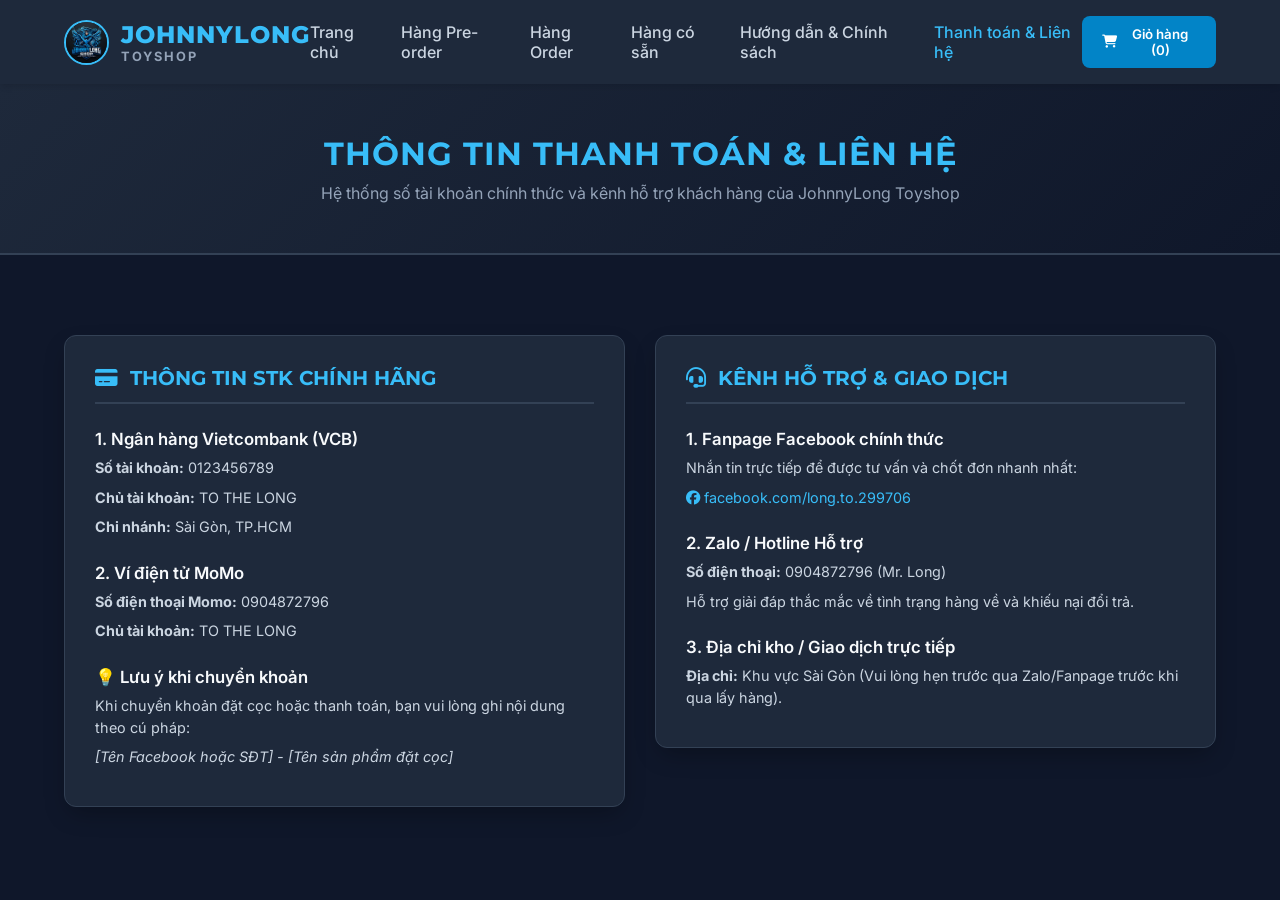
<file: web bán hàng/contact.html>
<!DOCTYPE html>
<html lang="vi">
<head>
    <meta charset="UTF-8">
    <meta name="viewport" content="width=device-width, initial-scale=1.0">
    <title>Thanh Toán & Liên Hệ - JOHNNYLONG TOYSHOP</title>
    <link rel="icon" type="image/png" href="logo.png">
    <link rel="stylesheet" href="https://cdnjs.cloudflare.com/ajax/libs/font-awesome/6.4.0/css/all.min.css">
    <link href="https://fonts.googleapis.com/css2?family=Inter:wght@400;500;600;700&family=Montserrat:wght@700;800&display=swap" rel="stylesheet">
    <link rel="stylesheet" href="style.css">
</head>
<body>

   <nav class="navbar">
    <a href="index.html" class="brand-container">
        <img src="logo.png" alt="Logo" class="nav-logo">
        <div class="brand-text">
            <span class="brand-name">JOHNNYLONG</span>
            <span class="brand-sub">TOYSHOP</span>
        </div>
    </a>

    <div class="nav-links">
        <a href="index.html">Trang chủ</a>
        <a href="index.html#pre-order-section">Hàng Pre-order</a>
        <a href="index.html#order-section">Hàng Order</a>
        <a href="index.html#instock-section">Hàng có sẵn</a>
        <a href="policy.html">Hướng dẫn & Chính sách</a>
        <a href="contact.html">Thanh toán & Liên hệ</a>
    </div>

    <button class="cart-btn">
        <i class="fa-solid fa-cart-shopping"></i>
        Giỏ hàng (0)
    </button>
</nav>

    <!-- BANNER -->
    <div class="policy-hero">
        <h1>THÔNG TIN THANH TOÁN & LIÊN HỆ</h1>
        <p>Hệ thống số tài khoản chính thức và kênh hỗ trợ khách hàng của JohnnyLong Toyshop</p>
    </div>

    <!-- NỘI DUNG CHÍNH -->
    <main class="container">
        <div class="policy-wrapper">
            
            <!-- CỘT TRÁI: THÔNG TIN CHUYỂN KHOẢN -->
            <div class="policy-column">
                <h2 class="column-title"><i class="fa-solid fa-credit-card"></i> THÔNG TIN STK CHÍNH HÃNG</h2>
                
                <div class="info-block">
                    <h3>1. Ngân hàng Vietcombank (VCB)</h3>
                    <p><strong>Số tài khoản:</strong> 0123456789</p>
                    <p><strong>Chủ tài khoản:</strong> TO THE LONG</p>
                    <p><strong>Chi nhánh:</strong> Sài Gòn, TP.HCM</p>
                </div>

                <div class="info-block">
                    <h3>2. Ví điện tử MoMo</h3>
                    <p><strong>Số điện thoại Momo:</strong> 0904872796</p>
                    <p><strong>Chủ tài khoản:</strong> TO THE LONG</p>
                </div>

                <div class="info-block">
                    <h3>💡 Lưu ý khi chuyển khoản</h3>
                    <p>Khi chuyển khoản đặt cọc hoặc thanh toán, bạn vui lòng ghi nội dung theo cú pháp:</p>
                    <p><em>[Tên Facebook hoặc SĐT] - [Tên sản phẩm đặt cọc]</em></p>
                </div>
            </div>

            <!-- CỘT PHẢI: KÊNH LIÊN HỆ & HỖ TRỢ -->
            <div class="policy-column">
                <h2 class="column-title"><i class="fa-solid fa-headset"></i> KÊNH HỖ TRỢ & GIAO DỊCH</h2>

                <div class="info-block">
                    <h3>1. Fanpage Facebook chính thức</h3>
                    <p>Nhắn tin trực tiếp để được tư vấn và chốt đơn nhanh nhất:</p>
                    <p>
                        <a href="https://www.facebook.com/long.to.299706" target="_blank" rel="noopener noreferrer" style="color: #38bdf8; text-decoration: none;">
                            <i class="fa-brands fa-facebook"></i> facebook.com/long.to.299706
                        </a>
                    </p>
                </div>

                <div class="info-block">
                    <h3>2. Zalo / Hotline Hỗ trợ</h3>
                    <p><strong>Số điện thoại:</strong> 0904872796 (Mr. Long)</p>
                    <p>Hỗ trợ giải đáp thắc mắc về tình trạng hàng về và khiếu nại đổi trả.</p>
                </div>

                <div class="info-block">
                    <h3>3. Địa chỉ kho / Giao dịch trực tiếp</h3>
                    <p><strong>Địa chỉ:</strong> Khu vực Sài Gòn (Vui lòng hẹn trước qua Zalo/Fanpage trước khi qua lấy hàng).</p>
                </div>
            </div>

        </div>
    </main>

    <script src="script.js"></script>
</body>
</html>
</file>
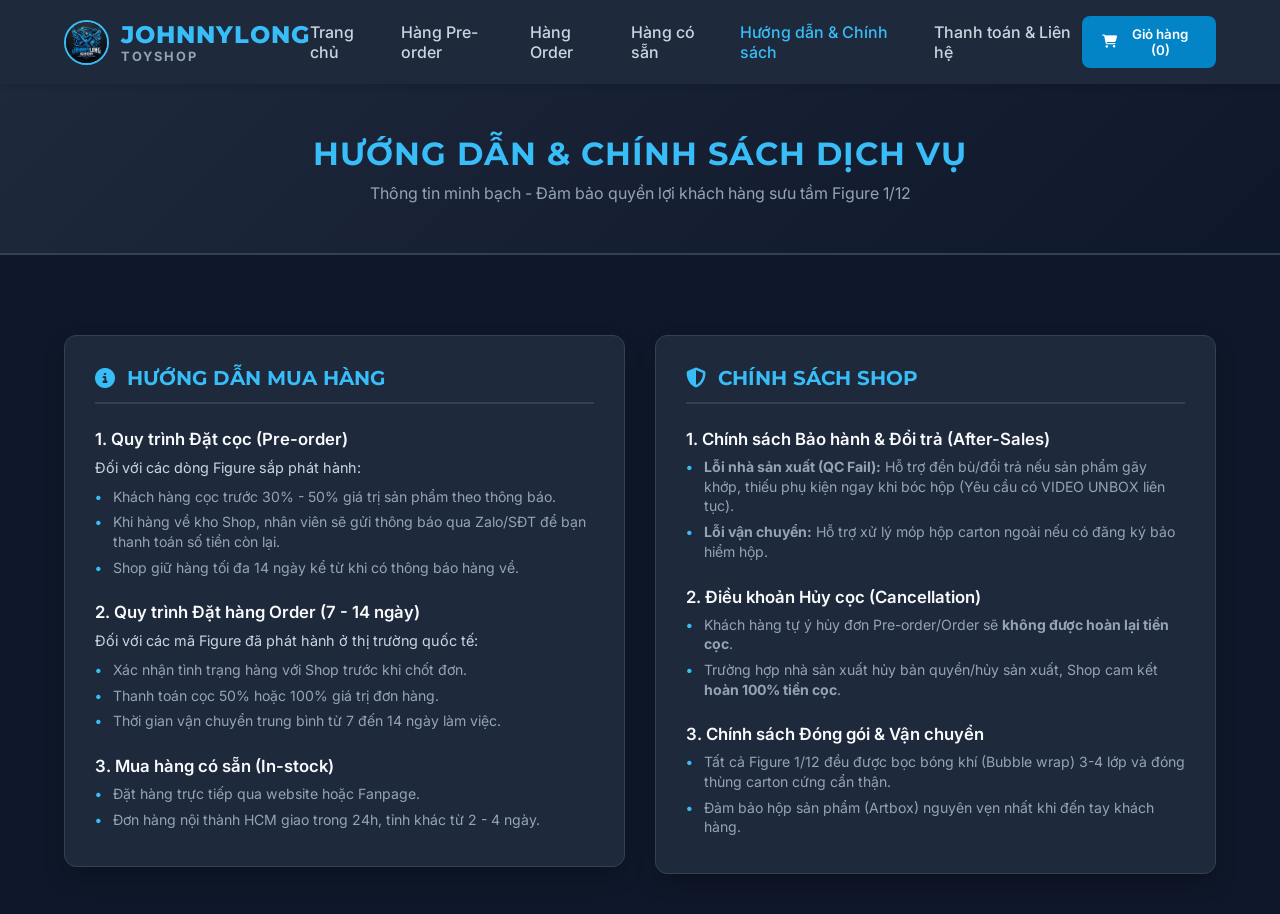
<file: web bán hàng/policy.html>
<!DOCTYPE html>
<html lang="vi">
<head>
    <meta charset="UTF-8">
    <meta name="viewport" content="width=device-width, initial-scale=1.0">
    <title>Hướng Dẫn & Chính Sách - JOHNNYLONG TOYSHOP</title>
    <link rel="icon" type="image/png" href="logo.png">
    <link rel="stylesheet" href="https://cdnjs.cloudflare.com/ajax/libs/font-awesome/6.4.0/css/all.min.css">
    <link href="https://fonts.googleapis.com/css2?family=Inter:wght@400;500;600;700&family=Montserrat:wght@700;800&display=swap" rel="stylesheet">
    <link rel="stylesheet" href="style.css">
</head>
<body>

    <!-- NAVBAR -->
   <nav class="navbar">
    <a href="index.html" class="brand-container">
        <img src="logo.png" alt="Logo" class="nav-logo">
        <div class="brand-text">
            <span class="brand-name">JOHNNYLONG</span>
            <span class="brand-sub">TOYSHOP</span>
        </div>
    </a>

    <div class="nav-links">
        <a href="index.html">Trang chủ</a>
        <a href="index.html#pre-order-section">Hàng Pre-order</a>
        <a href="index.html#order-section">Hàng Order</a>
        <a href="index.html#instock-section">Hàng có sẵn</a>
        <a href="policy.html">Hướng dẫn & Chính sách</a>
        <a href="contact.html">Thanh toán & Liên hệ</a>
    </div>

    <button class="cart-btn">
        <i class="fa-solid fa-cart-shopping"></i>
        Giỏ hàng (0)
    </button>
</nav>

    <!-- BANNER TRANG CHÍNH SÁCH -->
    <div class="policy-hero">
        <h1>HƯỚNG DẪN & CHÍNH SÁCH DỊCH VỤ</h1>
        <p>Thông tin minh bạch - Đảm bảo quyền lợi khách hàng sưu tầm Figure 1/12</p>
    </div>

    <!-- NỘI DUNG CHÍNH (KHỐI CARD 2 CỘT) -->
    <main class="container">
        <div class="policy-wrapper">
            
            <!-- CỘT TRÁI: HƯỚNG DẪN MUA HÀNG -->
            <div class="policy-column">
                <h2 class="column-title"><i class="fa-solid fa-circle-info"></i> HƯỚNG DẪN MUA HÀNG</h2>
                
                <div class="info-block">
                    <h3>1. Quy trình Đặt cọc (Pre-order)</h3>
                    <p>Đối với các dòng Figure sắp phát hành:</p>
                    <ul>
                        <li>Khách hàng cọc trước 30% - 50% giá trị sản phẩm theo thông báo.</li>
                        <li>Khi hàng về kho Shop, nhân viên sẽ gửi thông báo qua Zalo/SĐT để bạn thanh toán số tiền còn lại.</li>
                        <li>Shop giữ hàng tối đa 14 ngày kể từ khi có thông báo hàng về.</li>
                    </ul>
                </div>

                <div class="info-block">
                    <h3>2. Quy trình Đặt hàng Order (7 - 14 ngày)</h3>
                    <p>Đối với các mã Figure đã phát hành ở thị trường quốc tế:</p>
                    <ul>
                        <li>Xác nhận tình trạng hàng với Shop trước khi chốt đơn.</li>
                        <li>Thanh toán cọc 50% hoặc 100% giá trị đơn hàng.</li>
                        <li>Thời gian vận chuyển trung bình từ 7 đến 14 ngày làm việc.</li>
                    </ul>
                </div>

                <div class="info-block">
                    <h3>3. Mua hàng có sẵn (In-stock)</h3>
                    <ul>
                        <li>Đặt hàng trực tiếp qua website hoặc Fanpage.</li>
                        <li>Đơn hàng nội thành HCM giao trong 24h, tỉnh khác từ 2 - 4 ngày.</li>
                    </ul>
                </div>
            </div>

            <!-- CỘT PHẢI: CHÍNH SÁCH SHOP -->
            <div class="policy-column">
                <h2 class="column-title"><i class="fa-solid fa-shield-halved"></i> CHÍNH SÁCH SHOP</h2>

                <div class="info-block">
                    <h3>1. Chính sách Bảo hành & Đổi trả (After-Sales)</h3>
                    <ul>
                        <li><strong>Lỗi nhà sản xuất (QC Fail):</strong> Hỗ trợ đền bù/đổi trả nếu sản phẩm gãy khớp, thiếu phụ kiện ngay khi bóc hộp (Yêu cầu có VIDEO UNBOX liên tục).</li>
                        <li><strong>Lỗi vận chuyển:</strong> Hỗ trợ xử lý móp hộp carton ngoài nếu có đăng ký bảo hiểm hộp.</li>
                    </ul>
                </div>

                <div class="info-block">
                    <h3>2. Điều khoản Hủy cọc (Cancellation)</h3>
                    <ul>
                        <li>Khách hàng tự ý hủy đơn Pre-order/Order sẽ <strong>không được hoàn lại tiền cọc</strong>.</li>
                        <li>Trường hợp nhà sản xuất hủy bản quyền/hủy sản xuất, Shop cam kết <strong>hoàn 100% tiền cọc</strong>.</li>
                    </ul>
                </div>

                <div class="info-block">
                    <h3>3. Chính sách Đóng gói & Vận chuyển</h3>
                    <ul>
                        <li>Tất cả Figure 1/12 đều được bọc bóng khí (Bubble wrap) 3-4 lớp và đóng thùng carton cứng cẩn thận.</li>
                        <li>Đảm bảo hộp sản phẩm (Artbox) nguyên vẹn nhất khi đến tay khách hàng.</li>
                    </ul>
                </div>
            </div>

        </div>
    </main>

    <script src="script.js"></script>
</body>
</html>
</file>
<file: web bán hàng/style.css>
* {
    margin: 0;
    padding: 0;
    box-sizing: border-box;
    font-family: 'Inter', sans-serif;
}

body {
    background-color: #0f172a;
    color: #f8fafc;
}

.navbar {
    display: flex;
    justify-content: space-between;
    align-items: center;
    padding: 1rem 5%;
    background-color: #1e293b;
    position: sticky;
    top: 0;
    z-index: 1000;
    box-shadow: 0 4px 6px -1px rgba(0, 0, 0, 0.1);
}

.brand-text {
    display: flex;
    flex-direction: column;
}

.brand-name {
    font-family: 'Montserrat', sans-serif;
    font-size: 1.5rem;
    font-weight: 800;
    color: #38bdf8;
    letter-spacing: 1px;
}

.brand-sub {
    font-size: 0.8rem;
    font-weight: 700;
    color: #94a3b8;
    letter-spacing: 2px;
}

.nav-links {
    display: flex;
    gap: 20px;
}

.nav-links a {
    color: #cbd5e1;
    text-decoration: none;
    font-weight: 500;
    transition: color 0.3s;
}

.nav-links a:hover, .nav-links a.active {
    color: #38bdf8;
}

.cart-btn {
    background-color: #0284c7;
    color: white;
    border: none;
    padding: 10px 20px;
    border-radius: 8px;
    font-weight: 600;
    cursor: pointer;
    transition: background-color 0.3s;
    display: flex;
    align-items: center;
    gap: 8px;
}

.cart-btn:hover {
    background-color: #0369a1;
}

.slider-container {
    position: relative;
    width: 100%;
    height: 450px;
    overflow: hidden;
    background-color: #1e293b;
}

.slider-wrapper {
    width: 100%;
    height: 100%;
    position: relative;
}

.slide {
    position: absolute;
    top: 0;
    left: 0;
    width: 100%;
    height: 100%;
    opacity: 0;
    transition: opacity 0.5s ease-in-out;
    display: flex;
    justify-content: center;
    align-items: center;
}

.slide.active {
    opacity: 1;
}

.full-slide-img {
    width: 100%;
    height: 100%;
    object-fit: cover;
}

.intro-content {
    display: flex;
    align-items: center;
    gap: 30px;
    padding: 0 10%;
    text-align: left;
}

.circle-avatar img {
    width: 150px;
    height: 150px;
    border-radius: 50%;
    border: 4px solid #38bdf8;
    object-fit: cover;
}

.shop-name-main {
    font-family: 'Montserrat', sans-serif;
    font-size: 3rem;
    color: #38bdf8;
    line-height: 1;
}

.shop-name-sub {
    font-size: 1.5rem;
    color: #94a3b8;
    margin-bottom: 10px;
}

.welcome-heading {
    font-size: 1.2rem;
    font-weight: 600;
    margin-bottom: 5px;
}

.welcome-sub {
    color: #cbd5e1;
    font-size: 0.95rem;
}

.prev-btn, .next-btn {
    position: absolute;
    top: 50%;
    transform: translateY(-50%);
    background: rgba(0,0,0,0.5);
    color: white;
    border: none;
    font-size: 1.5rem;
    padding: 15px 10px;
    cursor: pointer;
    border-radius: 4px;
    z-index: 10;
}

.prev-btn { left: 10px; }
.next-btn { right: 10px; }

.dots-container {
    position: absolute;
    bottom: 15px;
    left: 50%;
    transform: translateX(-50%);
    display: flex;
    gap: 8px;
    z-index: 10;
}

.dot {
    width: 10px;
    height: 10px;
    background-color: rgba(255,255,255,0.5);
    border-radius: 50%;
    cursor: pointer;
}

.dot.active {
    background-color: #38bdf8;
}

.container {
    padding: 40px 5%;
}

.product-section {
    margin-bottom: 50px;
}

.section-header {
    border-bottom: 2px solid #334155;
    padding-bottom: 10px;
    margin-bottom: 20px;
}

.section-header h2 {
    font-size: 1.4rem;
    display: flex;
    align-items: center;
    gap: 10px;
}

.dot-status {
    width: 12px;
    height: 12px;
    border-radius: 50%;
    display: inline-block;
}

.preorder-dot { background-color: #d97706; }
.order-dot { background-color: #3b82f6; }
.instock-dot { background-color: #10b981; }

.product-grid {
    display: grid;
    grid-template-columns: repeat(auto-fill, minmax(220px, 1fr));
    gap: 20px;
}

.product-card {
    background-color: #1e293b;
    border-radius: 10px;
    padding: 15px;
    position: relative;
    display: flex;
    flex-direction: column;
    justify-content: space-between;
    transition: transform 0.2s, box-shadow 0.2s;
}

.product-card:hover {
    transform: translateY(-5px);
    box-shadow: 0 10px 15px -3px rgba(0, 0, 0, 0.3);
}

.product-card.is-hidden {
    display: none;
}

.badge {
    position: absolute;
    top: 20px;
    left: 20px;
    padding: 4px 8px;
    border-radius: 4px;
    font-size: 0.75rem;
    font-weight: 700;
    color: white;
    z-index: 2;
}

.badge.preorder { background-color: #d97706; }
.badge.order { background-color: #3b82f6; }
.badge.instock { background-color: #10b981; }

.img-box {
    width: 100%;
    height: 200px;
    border-radius: 6px;
    overflow: hidden;
    margin-bottom: 12px;
}

.img-box img {
    width: 100%;
    height: 100%;
    object-fit: cover;
}

.product-card h3 {
    font-size: 1rem;
    font-weight: 600;
    margin-bottom: 8px;
    color: #f1f5f9;
}

.product-card .price {
    font-size: 1.1rem;
    font-weight: 700;
    color: #38bdf8;
    margin-bottom: 12px;
}

.btn-add {
    width: 100%;
    padding: 10px;
    background-color: #334155;
    color: white;
    border: none;
    border-radius: 6px;
    font-weight: 600;
    cursor: pointer;
    transition: background-color 0.2s;
    display: flex;
    justify-content: center;
    align-items: center;
    gap: 8px;
}

.btn-add:hover {
    background-color: #0284c7;
}

.view-more-container {
    text-align: center;
    margin-top: 25px;
}

.btn-load-more {
    background-color: transparent;
    border: 2px solid #38bdf8;
    color: #38bdf8;
    padding: 8px 24px;
    border-radius: 20px;
    font-weight: 700;
    cursor: pointer;
    transition: all 0.3s;
}

.btn-load-more:hover {
    background-color: #38bdf8;
    color: #0f172a;
}

.cart-modal {
    position: fixed;
    top: 0;
    left: 0;
    width: 100%;
    height: 100%;
    background: rgba(0,0,0,0.7);
    display: none;
    justify-content: center;
    align-items: center;
    z-index: 2000;
}

.cart-modal.active {
    display: flex;
}

.cart-content {
    background-color: #1e293b;
    width: 90%;
    max-width: 650px;
    border-radius: 12px;
    overflow: hidden;
    box-shadow: 0 20px 25px -5px rgba(0, 0, 0, 0.5);
}

.cart-header {
    padding: 15px 20px;
    background-color: #0f172a;
    display: flex;
    justify-content: space-between;
    align-items: center;
}

.close-cart {
    font-size: 1.5rem;
    cursor: pointer;
    color: #94a3b8;
}

.close-cart:hover {
    color: white;
}

.cart-body {
    padding: 20px;
    max-height: 350px;
    overflow-y: auto;
}

.cart-table {
    width: 100%;
    border-collapse: collapse;
    text-align: left;
}

.cart-table th, .cart-table td {
    padding: 10px;
    border-bottom: 1px solid #334155;
}

.empty-cart-msg {
    text-align: center;
    color: #94a3b8;
    padding: 20px 0;
}

.qty-btn {
    background: #334155;
    color: white;
    border: none;
    width: 24px;
    height: 24px;
    border-radius: 4px;
    cursor: pointer;
}

.remove-btn {
    background: #ef4444;
    color: white;
    border: none;
    width: 24px;
    height: 24px;
    border-radius: 4px;
    cursor: pointer;
}

.cart-footer {
    padding: 15px 20px;
    background-color: #0f172a;
    display: flex;
    justify-content: space-between;
    align-items: center;
}

.cart-total-wrapper {
    font-size: 1.1rem;
    font-weight: 700;
}

#cart-total-price {
    color: #38bdf8;
    margin-left: 8px;
}

.checkout-btn {
    background-color: #10b981;
    color: white;
    border: none;
    padding: 10px 20px;
    border-radius: 6px;
    font-weight: 700;
    cursor: pointer;
}

.checkout-btn:hover {
    background-color: #059669;
}
.product-detail-modal {
    position: fixed;
    top: 0;
    left: 0;
    width: 100%;
    height: 100%;
    background: rgba(0, 0, 0, 0.75);
    display: none;
    justify-content: center;
    align-items: center;
    z-index: 3000;
}

.product-detail-modal.active {
    display: flex;
}

.product-detail-content {
    background-color: #1e293b;
    width: 90%;
    max-width: 750px;
    border-radius: 12px;
    padding: 25px;
    position: relative;
    box-shadow: 0 25px 50px -12px rgba(0, 0, 0, 0.7);
    border: 1px solid #334155;
}

.close-product-modal {
    position: absolute;
    top: 15px;
    right: 20px;
    font-size: 1.8rem;
    cursor: pointer;
    color: #94a3b8;
}

.close-product-modal:hover {
    color: white;
}

.product-detail-body {
    display: flex;
    gap: 25px;
    align-items: center;
}

.detail-img-box {
    width: 280px;
    height: 280px;
    border-radius: 8px;
    overflow: hidden;
    flex-shrink: 0;
    background-color: #0f172a;
}

.detail-img-box img {
    width: 100%;
    height: 100%;
    object-fit: cover;
}

.detail-info {
    display: flex;
    flex-direction: column;
    gap: 12px;
    flex: 1;
}

.detail-info h2 {
    font-size: 1.3rem;
    color: #f8fafc;
}

.modal-price-text {
    font-size: 1.25rem;
    font-weight: 700;
    color: #38bdf8;
}

.modal-desc {
    font-size: 0.9rem;
    color: #cbd5e1;
    display: flex;
    flex-direction: column;
    gap: 6px;
    background-color: #0f172a;
    padding: 12px;
    border-radius: 6px;
}

.modal-add-btn {
    margin-top: 5px;
    background-color: #0284c7;
    color: white;
    border: none;
}

.modal-add-btn:hover {
    background-color: #0369a1;
}

@media (max-width: 640px) {
    .product-detail-body {
        flex-direction: column;
    }
    .detail-img-box {
        width: 100%;
        height: 200px;
    }
}
.product-detail-modal {
    position: fixed;
    top: 0;
    left: 0;
    width: 100%;
    height: 100%;
    background: rgba(0, 0, 0, 0.75);
    display: none;
    justify-content: center;
    align-items: center;
    z-index: 3000;
}

.product-detail-modal.active {
    display: flex;
}

.product-detail-content {
    background-color: #1e293b;
    width: 90%;
    max-width: 700px;
    border-radius: 12px;
    padding: 25px;
    position: relative;
    box-shadow: 0 20px 25px -5px rgba(0, 0, 0, 0.5);
    border: 1px solid #334155;
}

.close-product-modal {
    position: absolute;
    top: 15px;
    right: 20px;
    font-size: 1.8rem;
    cursor: pointer;
    color: #94a3b8;
}

.close-product-modal:hover {
    color: white;
}

.product-detail-body {
    display: flex;
    gap: 20px;
    align-items: center;
}

.detail-img-box {
    width: 250px;
    height: 250px;
    border-radius: 8px;
    overflow: hidden;
    flex-shrink: 0;
    background-color: #0f172a;
}

.detail-img-box img {
    width: 100%;
    height: 100%;
    object-fit: cover;
}

.detail-info {
    display: flex;
    flex-direction: column;
    gap: 10px;
    flex: 1;
}

.modal-price-text {
    font-size: 1.2rem;
    font-weight: 700;
    color: #38bdf8;
}

.modal-desc p {
    margin-bottom: 6px;
    color: #cbd5e1;
    font-size: 0.9rem;
}
/* --- GIAO DIỆN TRANG CHÍNH SÁCH (POLICY) --- */
.policy-hero {
    background: linear-gradient(135deg, #1e293b 0%, #0f172a 100%);
    padding: 50px 5%;
    text-align: center;
    border-bottom: 2px solid #334155;
    margin-bottom: 40px;
}

.policy-hero h1 {
    font-size: 2rem;
    color: #38bdf8;
    font-family: 'Montserrat', sans-serif;
    margin-bottom: 10px;
    letter-spacing: 1px;
}

.policy-hero p {
    color: #94a3b8;
    font-size: 1rem;
}

.policy-wrapper {
    display: flex;
    gap: 30px;
    align-items: flex-start;
}

.policy-column {
    flex: 1;
    background-color: #1e293b;
    border-radius: 12px;
    padding: 30px;
    box-shadow: 0 10px 25px -5px rgba(0, 0, 0, 0.3);
    border: 1px solid #334155;
}

.column-title {
    font-size: 1.25rem;
    color: #38bdf8;
    margin-bottom: 25px;
    display: flex;
    align-items: center;
    gap: 12px;
    border-bottom: 2px solid #334155;
    padding-bottom: 12px;
    font-family: 'Montserrat', sans-serif;
}

.info-block {
    margin-bottom: 25px;
}

.info-block:last-child {
    margin-bottom: 0;
}

.info-block h3 {
    font-size: 1.05rem;
    color: #f8fafc;
    margin-bottom: 8px;
    font-weight: 600;
}

.info-block p {
    color: #cbd5e1;
    font-size: 0.9rem;
    margin-bottom: 8px;
    line-height: 1.5;
}

.info-block ul {
    list-style-type: none;
    padding-left: 0;
}

.info-block ul li {
    position: relative;
    padding-left: 18px;
    margin-bottom: 6px;
    color: #94a3b8;
    font-size: 0.88rem;
    line-height: 1.4;
}

.info-block ul li::before {
    content: "•";
    color: #38bdf8;
    font-weight: bold;
    position: absolute;
    left: 0;
    top: 0;
}

/* Ẩn đường kẻ cũ nếu có để dùng khung card 2 cột */
.policy-divider {
    display: none;
}

@media (max-width: 900px) {
    .policy-wrapper {
        flex-direction: column;
    }
}
.brand-container {
    display: flex;
    align-items: center;
    gap: 12px;
    text-decoration: none;
}

.nav-logo {
    width: 45px;
    height: 45px;
    border-radius: 50%;
    object-fit: cover;
    border: 2px solid #38bdf8;
}
</file>
